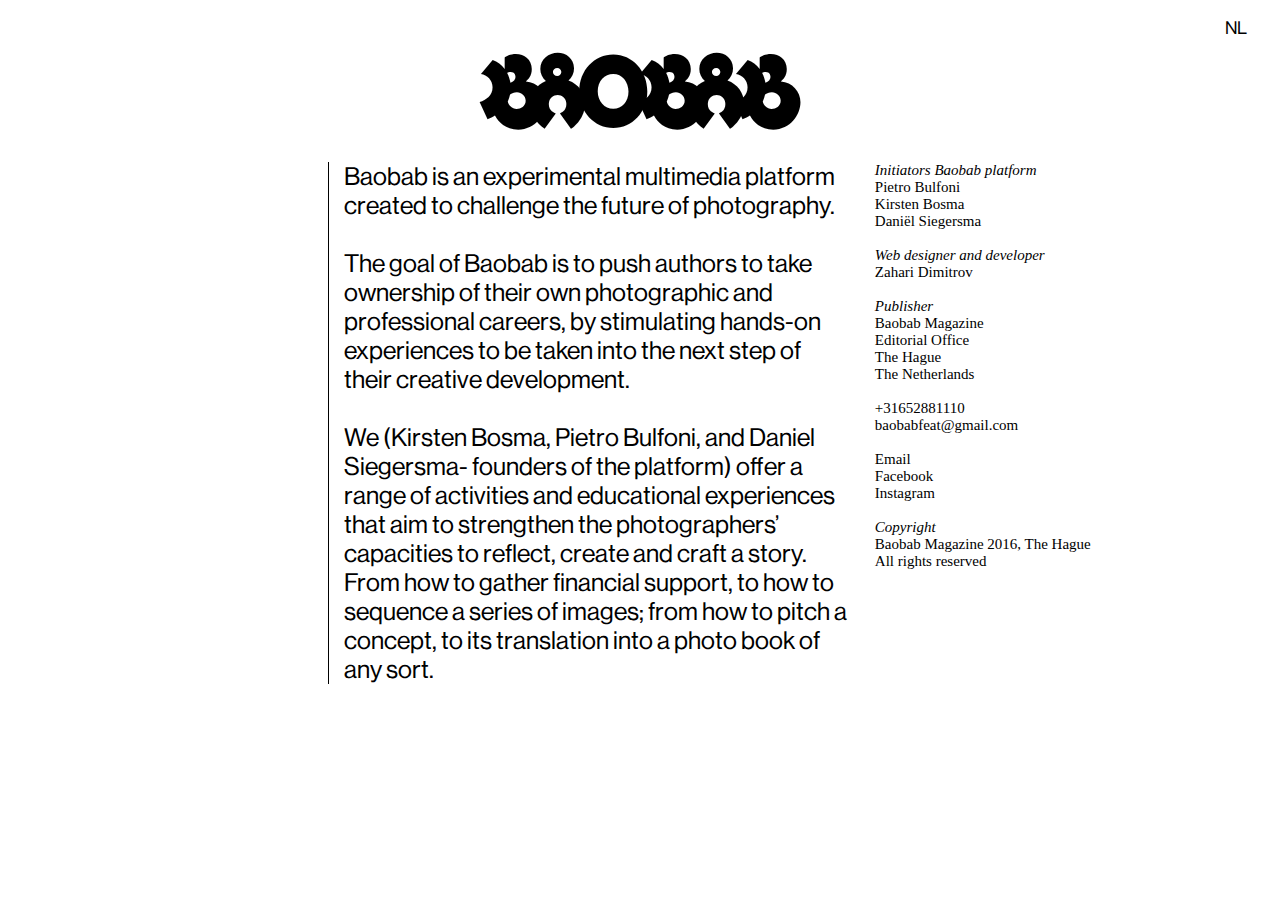
<file: about.html>
<!doctype html>
<html class="no-js" lang="en">

<head>
    <meta charset="utf-8">
    <title>About</title>
    <meta name="description" content="">
    <meta name="viewport" content="width=device-width, initial-scale=1">

    <link rel="manifest" href="site.webmanifest">
    <link rel="apple-touch-icon" href="icon.png">

    <!-- Place favicon.ico in the root directory -->

    <link rel="stylesheet" href="css/about.css">

    
    </head>
    
    <body>
    
    <a href="index.html" title="Home"><div class="logo"><p>BAOBAB</p></div></a>
        <div class="lang">
<!--    <a href="exhibitions.html" class="btn" id="eng">EN</a>-->

    <a href="about_nl.html" class="btn" id="nl">NL</a></div>
        <div class="container">
        <div class="text">
    <p>Baobab is an experimental multimedia platform created to challenge the future of photography.
<br><br>
The goal of Baobab is to push authors to take ownership of their own photographic and professional careers, by stimulating hands-on experiences to be taken into the next step of their creative development.
<br><br>
We (Kirsten Bosma, Pietro Bulfoni, and Daniel Siegersma- founders of the platform) offer a range of activities and educational experiences that aim to strengthen the photographers’ capacities to reflect, create and craft a story.
From how to gather financial support, to how to sequence a series of images; from how to pitch a concept, to its translation into a photo book of any sort. </p>
        </div>
        <div class="contact">
        <p>
       <i> Initiators Baobab platform</i><br>
Pietro Bulfoni<br>
Kirsten Bosma<br>
Daniël Siegersma<br>
<br>
        
       <i> Web designer and developer</i><br>
<a href="https://zahari.xyz/" target="_blank">Zahari Dimitrov</a><br><br>

        <i>Publisher</i><br>
Baobab Magazine<br>
Editorial Office<br>
The Hague<br>
The Netherlands<br><br>
+31652881110<br>
baobabfeat@gmail.com<br>
<br>
            <a href="mailto:baobabfeat@gmail.com">Email</a> <br><a href="https://www.facebook.com/baobabmagazine/" target="_blank">Facebook</a><br> <a href="https://www.instagram.com/baobabfeat/" target="_blank">Instagram</a><br><br>
<i>Copyright</i><br>
Baobab Magazine 2016, The Hague<br>
All rights reserved
            </p></div></div>
    </body>
    
    
    
</html>
</file>
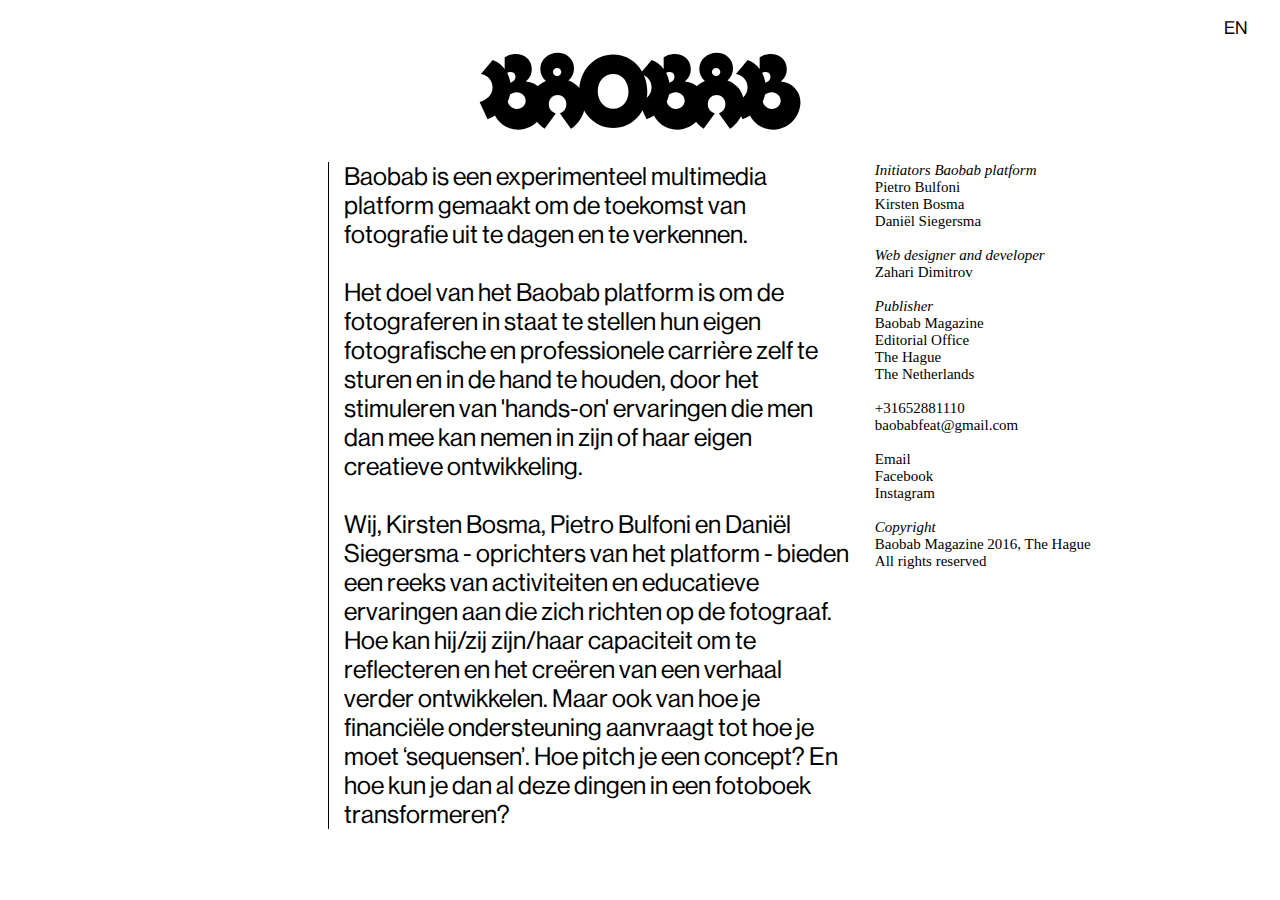
<file: about_nl.html>
<!doctype html>
<html class="no-js" lang="nl">

<head>
    <meta charset="utf-8">
    <title>About</title>
    <meta name="description" content="">
    <meta name="viewport" content="width=device-width, initial-scale=1">

    <link rel="manifest" href="site.webmanifest">
    <link rel="apple-touch-icon" href="icon.png">

    <!-- Place favicon.ico in the root directory -->

    <link rel="stylesheet" href="css/about.css">

    
    </head>
    
    <body>
    
    <a href="index_nl.html" title="Home"><div class="logo"><p>BAOBAB</p></div></a>
        <div class="lang">
    <a href="about.html" class="btn" id="eng">EN</a>

<!--    <a href="exhibitions_nl.html" class="btn" id="nl">NL</a>-->
        </div>
        <div class="container">
        <div class="text">
    <p>Baobab is een experimenteel multimedia platform gemaakt om de toekomst van fotografie uit te dagen en te verkennen. 
 <br><br>
Het doel van het Baobab platform is om de fotograferen in staat te stellen hun eigen fotografische en professionele carrière zelf te sturen en in de hand te houden, door het stimuleren van 'hands-on' ervaringen die men dan mee kan nemen in zijn of haar eigen creatieve ontwikkeling. 
 <br><br>
Wij, Kirsten Bosma, Pietro Bulfoni en Daniël Siegersma - oprichters van het platform - bieden een reeks van activiteiten en educatieve ervaringen aan die zich richten op de fotograaf. Hoe kan hij/zij zijn/haar capaciteit om te reflecteren en het creëren van een verhaal verder ontwikkelen. Maar ook van hoe je  financiële ondersteuning aanvraagt tot hoe je moet ‘sequensen’. Hoe pitch je een concept? En hoe kun je dan al deze dingen in een fotoboek transformeren?</p>
        </div>
        <div class="contact">
        <p>
       <i> Initiators Baobab platform</i><br>
Pietro Bulfoni<br>
Kirsten Bosma<br>
Daniël Siegersma<br>
<br>
        
       <i> Web designer and developer</i><br>
<a href="https://zahari.xyz/" target="_blank">Zahari Dimitrov</a><br><br>

        <i>Publisher</i><br>
Baobab Magazine<br>
Editorial Office<br>
The Hague<br>
The Netherlands<br><br>
+31652881110<br>
baobabfeat@gmail.com<br>
<br>
            <a href="mailto:baobabfeat@gmail.com">Email</a> <br><a href="https://www.facebook.com/baobabmagazine/" target="_blank">Facebook</a><br> <a href="https://www.instagram.com/baobabfeat/" target="_blank">Instagram</a><br><br>
<i>Copyright</i><br>
Baobab Magazine 2016, The Hague<br>
All rights reserved
            </p></div></div>
    </body>
    
    
    
</html>
</file>
<file: css/about.css>
@font-face {
    font-family: Haas;
    src: url(../fonts/NHaas.otf);
}

@font-face {
    font-family: baobab;
    src: url(../fonts/baobab.otf);
}

body {
    -webkit-font-smoothing: antialiased;
    -moz-osx-font-smoothing: grayscale;
}

.logo {
    position: relative;
    width: 350px;
    color: black;
    text-align: center;
    top: 0px;
    margin: 0 auto;

}


.logo p {
    font-family: 'baobab';
    font-size: 120px;
    margin-top: 0px;
    margin-bottom: 10px;
}

.logo p:hover {
    color: blue;

}

.container p{
    margin: 0;
}

.text {
    font-family: 'Haas',sans-serif;
    width: 40%;
/*    left: 50%;*/
    margin-left: 25vw;
    font-size: 25px;
    text-align: left;
    border-left: 1px solid black;
    padding-left: 15px;
    float: left;
}

.contact{
    float: left;
    margin-left: 2%;
    width: 20%;
    font-size: 15px;
}

.lang{
    display: inline-block;
    float: right;
    right: 10px;
    top: 10px;
    z-index: 999999;
    position: fixed;
}

.btn, 
.btn:visited {
	color: #000000;
	background: #ffffff;
	padding: 8px 22px;
	font-size: 18px;
    font-family: 'Haas', sans-serif;
	line-height: 100%;
	color: #000000;
	display:inline-block;
	vertical-align: middle;
	text-align: center;
	cursor: pointer;
	font-weight: 300;
	transition: background 0.1s ease-in-out;
	-webkit-transition: background 0.1s ease-in-out;
	-moz-transition: background 0.1s ease-in-out;
	-ms-transition: background 0.1s ease-in-out;
	-o-transition: background 0.1s ease-in-out;
	color: #000000;
	-webkit-border-radius: 2px;
	-moz-border-radius: 2px;
	border-radius: 4px;
    border: 1px solid white;
    text-decoration: none;
   
}

.btn:hover, 
.btn:visited:hover,
.btn:focus, 
.btn:visited:focus {
	background: #000000;
    color: #ffffff;
}

.btn:active, 
.btn:visited:active {
	box-shadow: 0px 1px 0px 0px #01192e;
}



a:link {
    text-decoration: none;
    color: black;
}

a:hover {
    color: blue;
}

a:visited {
    text-decoration: none;
    color: black;
}

.credits {
    border-bottom: 1px solid black;
    font-family: sans-serif;
    font-size: 18px;
    text-align: right;
    padding-right: 25px;
    user-select: none !important;
    -moz-user-select: none !important;
    -webkit-user-select: none !important;

}

@media screen and (max-width: 800px) {
    .text {
        font-family: 'Haas', sans-serif;
        width: 70%;
        left: 0px;
        left: 0;
        margin-left: 0px;
        border-left: 0px solid black;
        padding-left: 0px;
    }

}


@media screen and (max-device-width: 800px) and (orientation: portrait) {
    .text {
        /*    position: relative;*/
        font-family: 'Haas', sans-serif;
        /*    column-count: 2;*/
        width: 80%;
        left: 0px;
        left: 0;
        margin-left: 0px;
        border-left: 0px solid black;
        padding-left: 0px;
    }

}

@media print{
    
    .text{
       /*    position: relative;*/
        font-family: 'Haas', sans-serif;
        /*    column-count: 2;*/
        width: 75%;
        left: 0px;
        left: 0;
        margin-left: 0px;
        border-left: 0px solid black;
        padding-left: 0px;
    }
    
}
</file>
